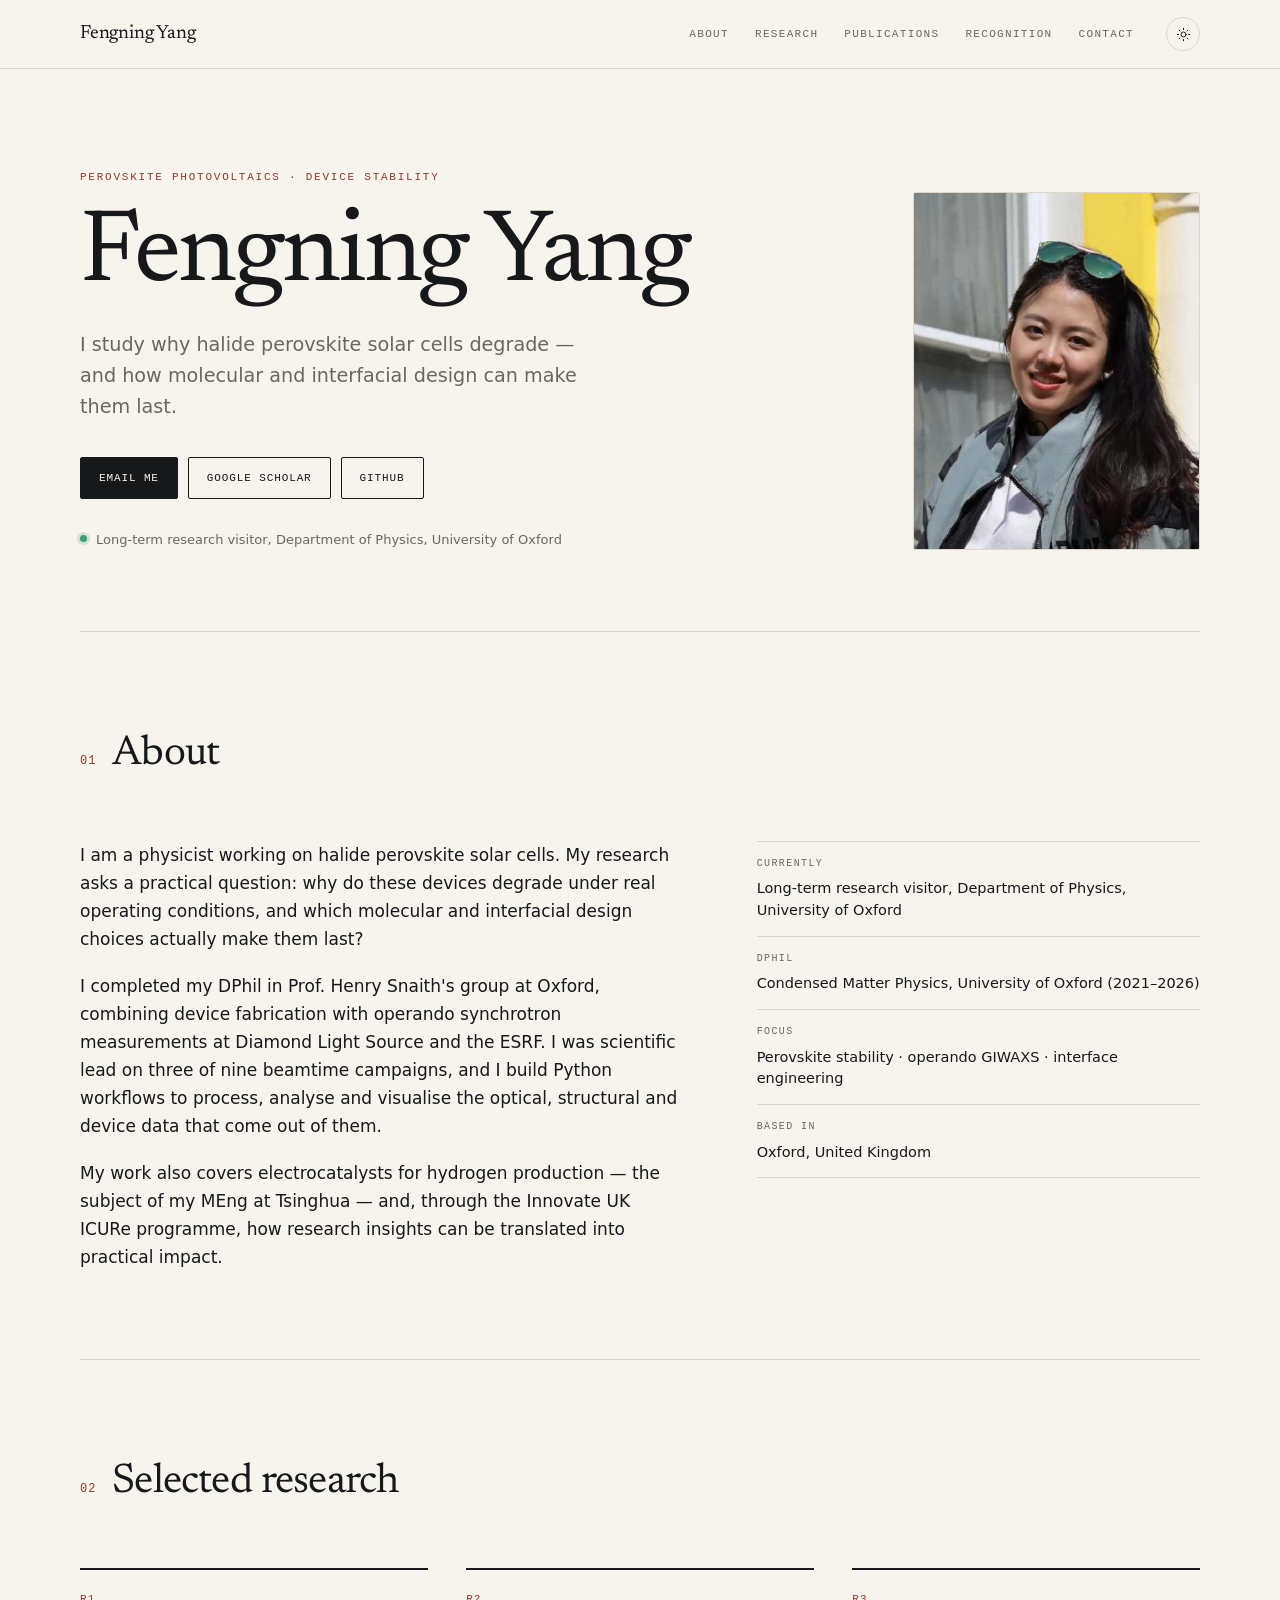
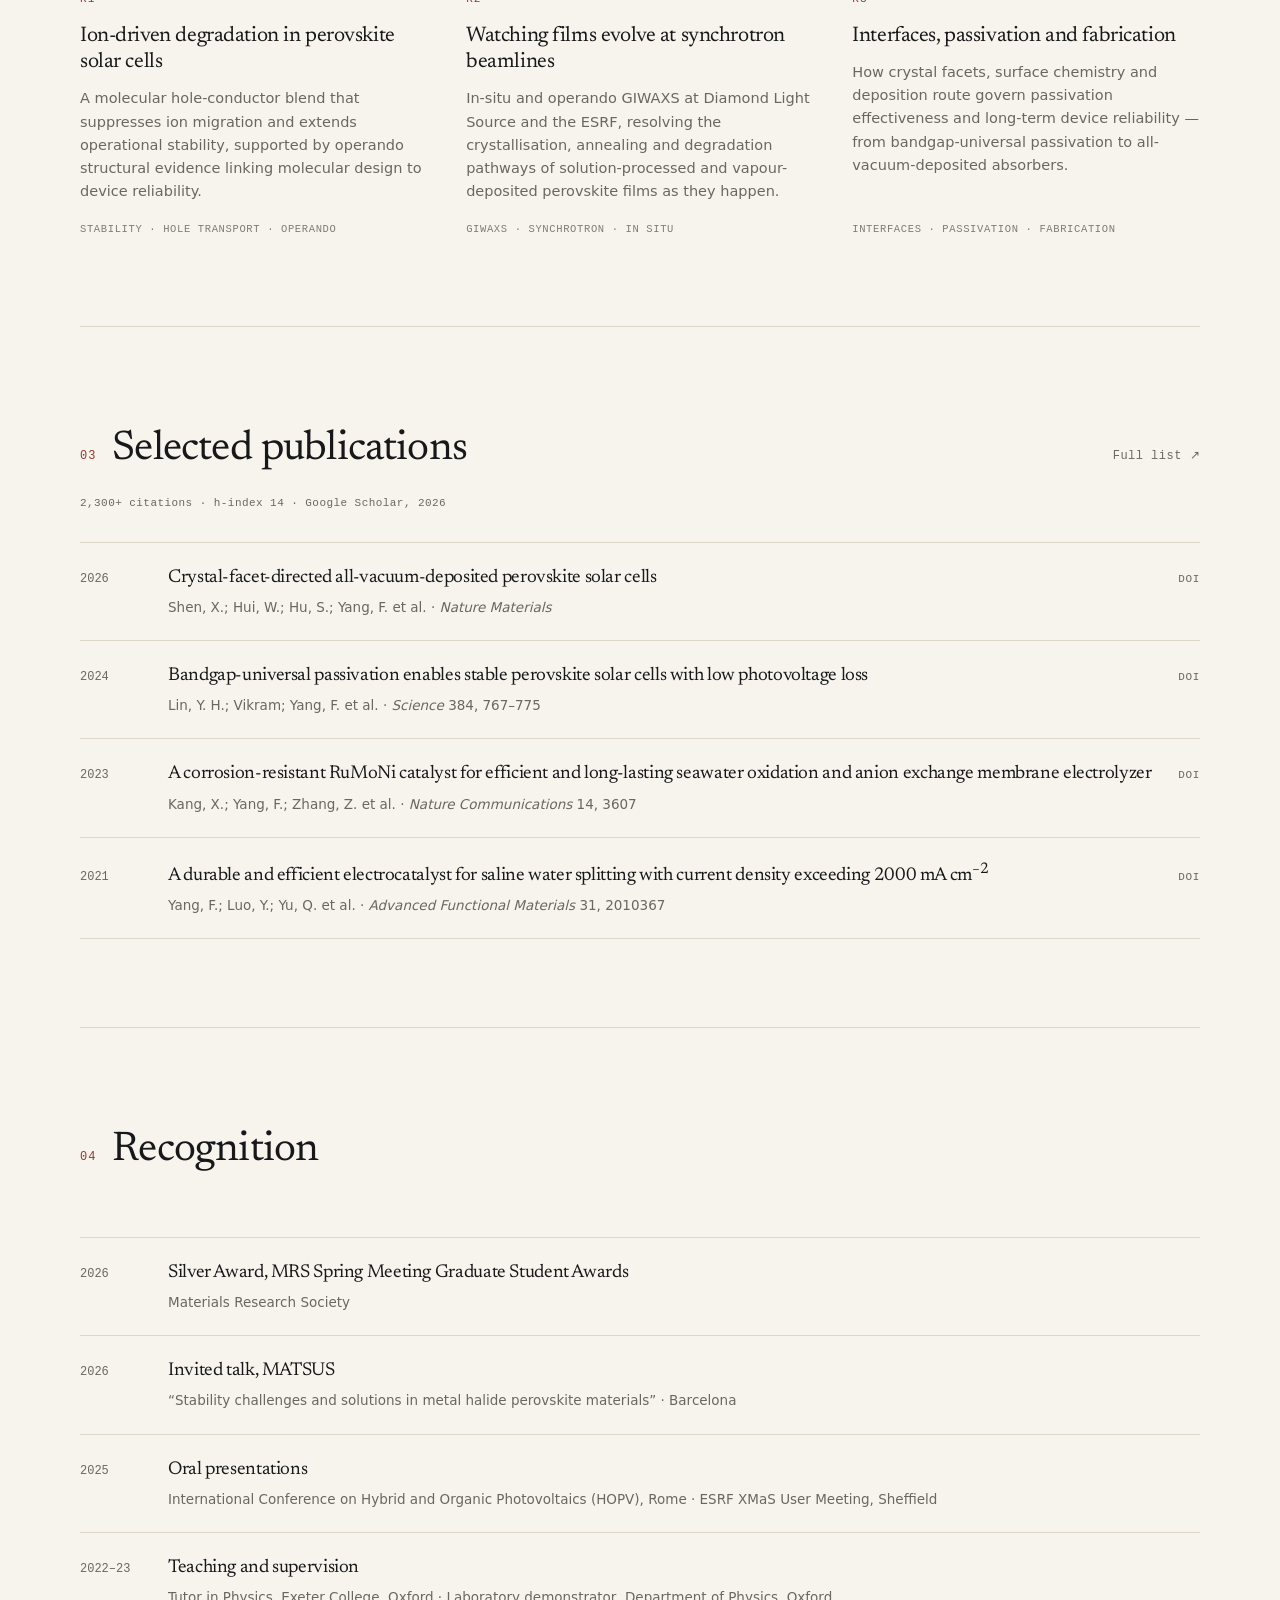
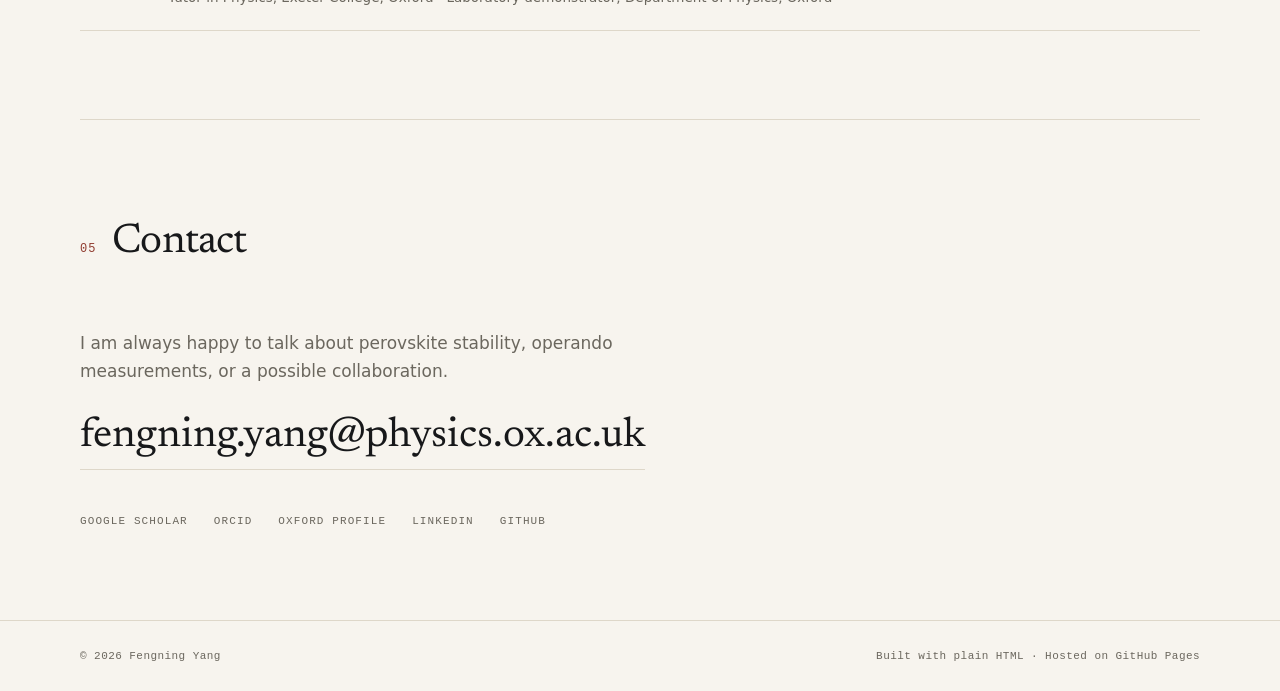
<file: index.html>
<!DOCTYPE html>
<html lang="en">
<head>
  <meta charset="utf-8">
  <meta name="viewport" content="width=device-width, initial-scale=1">
  <title>Fengning Yang — Perovskite Photovoltaics</title>
  <meta name="description" content="Fengning Yang is a physicist at the University of Oxford working on the stability, interfaces and degradation mechanisms of halide perovskite solar cells.">
  <meta name="author" content="Fengning Yang">
  <link rel="canonical" href="https://fengningy.github.io/">
  <meta name="theme-color" content="#f7f4ee" media="(prefers-color-scheme: light)">
  <meta name="theme-color" content="#121311" media="(prefers-color-scheme: dark)">
  <link rel="icon" href="assets/favicon.svg" type="image/svg+xml">
  <link rel="preload" href="assets/fonts/newsreader-400-latin.woff2" as="font" type="font/woff2" crossorigin>
  <link rel="stylesheet" href="styles.css">

  <meta property="og:type" content="website">
  <meta property="og:url" content="https://fengningy.github.io/">
  <meta property="og:title" content="Fengning Yang — Perovskite Photovoltaics">
  <meta property="og:description" content="Device stability, interfaces and operando characterisation of halide perovskite solar cells.">
  <meta property="og:image" content="https://fengningy.github.io/portrait.jpg">
  <meta name="twitter:card" content="summary">

  <script type="application/ld+json">
    {
      "@context": "https://schema.org",
      "@type": "Person",
      "name": "Fengning Yang",
      "url": "https://fengningy.github.io/",
      "jobTitle": "Research visitor, Department of Physics",
      "affiliation": { "@type": "Organization", "name": "University of Oxford" },
      "alumniOf": [
        { "@type": "Organization", "name": "University of Oxford" },
        { "@type": "Organization", "name": "Tsinghua University" }
      ],
      "sameAs": [
        "https://scholar.google.com/citations?user=07PmoDoAAAAJ&hl=en",
        "https://orcid.org/0000-0002-0648-3619",
        "https://www.physics.ox.ac.uk/our-people/yangf",
        "https://www.linkedin.com/in/fengningyang/",
        "https://github.com/FengningY"
      ]
    }
  </script>

  <!-- Set the stored theme before first paint to avoid a flash. -->
  <script>
    (function () {
      try {
        var saved = localStorage.getItem('theme');
        if (saved === 'dark' || saved === 'light') {
          document.documentElement.dataset.theme = saved;
        }
      } catch (e) { /* private mode */ }
    }());
  </script>
</head>

<body id="top">
  <a class="skip-link" href="#main">Skip to content</a>

  <header class="site-header">
    <div class="wrap header-inner">
      <a class="brand" href="#top">
        <span class="brand-full">Fengning Yang</span><span class="brand-short">FY</span>
      </a>

      <nav class="nav" aria-label="Primary">
        <a href="#about">About</a>
        <a href="#research">Research</a>
        <a href="#publications">Publications</a>
        <a href="#recognition">Recognition</a>
        <a href="#contact">Contact</a>
      </nav>

      <button class="theme-toggle" type="button" aria-label="Toggle colour theme" aria-pressed="false">
        <svg class="icon-sun" viewBox="0 0 24 24" aria-hidden="true">
          <circle cx="12" cy="12" r="4"></circle>
          <path d="M12 2v2M12 20v2M4.9 4.9l1.4 1.4M17.7 17.7l1.4 1.4M2 12h2M20 12h2M4.9 19.1l1.4-1.4M17.7 6.3l1.4-1.4"></path>
        </svg>
        <svg class="icon-moon" viewBox="0 0 24 24" aria-hidden="true">
          <path d="M21 12.8A9 9 0 1 1 11.2 3a7 7 0 0 0 9.8 9.8z"></path>
        </svg>
      </button>
    </div>
  </header>

  <main id="main">
    <!-- ===================== HERO ===================== -->
    <section class="hero wrap">
      <div class="hero-text">
        <p class="eyebrow">Perovskite photovoltaics · Device stability</p>
        <h1>Fengning Yang</h1>
        <p class="lede">
          I study why halide perovskite solar cells degrade — and how molecular
          and interfacial design can make them last.
        </p>

        <div class="actions">
          <a class="btn btn-solid" href="mailto:fengning.yang@physics.ox.ac.uk">Email me</a>
          <a class="btn" href="https://scholar.google.com/citations?user=07PmoDoAAAAJ&amp;hl=en" target="_blank" rel="noopener">Google Scholar</a>
          <a class="btn" href="https://github.com/FengningY" target="_blank" rel="noopener">GitHub</a>
        </div>

        <p class="availability">
          <span class="dot" aria-hidden="true"></span>
          Long-term research visitor, Department of Physics, University of Oxford
        </p>
      </div>

      <figure class="portrait">
        <span class="portrait-initials" aria-hidden="true">FY</span>
        <!-- Replace portrait.jpg with a recent headshot (4:5 crop). -->
        <img src="portrait.jpg" alt="Portrait of Fengning Yang" onerror="this.remove()">
      </figure>
    </section>

    <!-- ===================== ABOUT ===================== -->
    <section id="about" class="section wrap reveal">
      <div class="section-head">
        <span class="section-num">01</span>
        <h2>About</h2>
      </div>

      <div class="about-grid">
        <div class="prose">
          <p>
            I am a physicist working on halide perovskite solar cells. My research
            asks a practical question: why do these devices degrade under real
            operating conditions, and which molecular and interfacial design
            choices actually make them last?
          </p>
          <p>
            I completed my DPhil in Prof. Henry Snaith's group at Oxford, combining
            device fabrication with operando synchrotron measurements at Diamond
            Light Source and the ESRF. I was scientific lead on three of nine
            beamtime campaigns, and I build Python workflows to process, analyse
            and visualise the optical, structural and device data that come out of
            them.
          </p>
          <p>
            My work also covers electrocatalysts for hydrogen production — the
            subject of my MEng at Tsinghua — and, through the Innovate UK ICURe
            programme, how research insights can be translated into practical
            impact.
          </p>
        </div>

        <dl class="facts">
          <div>
            <dt>Currently</dt>
            <dd>Long-term research visitor, Department of Physics, University of Oxford</dd>
          </div>
          <div>
            <dt>DPhil</dt>
            <dd>Condensed Matter Physics, University of Oxford (2021–2026)</dd>
          </div>
          <div>
            <dt>Focus</dt>
            <dd>Perovskite stability · operando GIWAXS · interface engineering</dd>
          </div>
          <div>
            <dt>Based in</dt>
            <dd>Oxford, United Kingdom</dd>
          </div>
        </dl>
      </div>
    </section>

    <!-- ===================== RESEARCH ===================== -->
    <section id="research" class="section wrap reveal">
      <div class="section-head">
        <span class="section-num">02</span>
        <h2>Selected research</h2>
      </div>

      <div class="cards">
        <article class="card">
          <span class="card-num">R1</span>
          <h3>Ion-driven degradation in perovskite solar cells</h3>
          <p>
            A molecular hole-conductor blend that suppresses ion migration and
            extends operational stability, supported by operando structural
            evidence linking molecular design to device reliability.
          </p>
          <p class="tags">Stability · Hole transport · Operando</p>
        </article>

        <article class="card">
          <span class="card-num">R2</span>
          <h3>Watching films evolve at synchrotron beamlines</h3>
          <p>
            In-situ and operando GIWAXS at Diamond Light Source and the ESRF,
            resolving the crystallisation, annealing and degradation pathways of
            solution-processed and vapour-deposited perovskite films as they
            happen.
          </p>
          <p class="tags">GIWAXS · Synchrotron · In situ</p>
        </article>

        <article class="card">
          <span class="card-num">R3</span>
          <h3>Interfaces, passivation and fabrication</h3>
          <p>
            How crystal facets, surface chemistry and deposition route govern
            passivation effectiveness and long-term device reliability — from
            bandgap-universal passivation to all-vacuum-deposited absorbers.
          </p>
          <p class="tags">Interfaces · Passivation · Fabrication</p>
        </article>
      </div>
    </section>

    <!-- ===================== PUBLICATIONS ===================== -->
    <section id="publications" class="section wrap reveal">
      <div class="section-head compact">
        <span class="section-num">03</span>
        <h2>Selected publications</h2>
        <a class="section-link" href="https://scholar.google.com/citations?user=07PmoDoAAAAJ&amp;hl=en" target="_blank" rel="noopener">Full list ↗</a>
      </div>

      <p class="stats">2,300+ citations · h-index 14 · Google Scholar, 2026</p>

      <ol class="pubs">
        <li class="pub">
          <span class="pub-year">2026</span>
          <div class="pub-body">
            <h3>Crystal-facet-directed all-vacuum-deposited perovskite solar cells</h3>
            <p class="pub-meta">Shen, X.; Hui, W.; Hu, S.; Yang, F. et al. · <em>Nature Materials</em></p>
          </div>
          <div class="pub-links">
            <a href="https://doi.org/10.1038/s41563-026-02494-w" target="_blank" rel="noopener">DOI</a>
          </div>
        </li>

        <li class="pub">
          <span class="pub-year">2024</span>
          <div class="pub-body">
            <h3>Bandgap-universal passivation enables stable perovskite solar cells with low photovoltage loss</h3>
            <p class="pub-meta">Lin, Y. H.; Vikram; Yang, F. et al. · <em>Science</em> 384, 767–775</p>
          </div>
          <div class="pub-links">
            <a href="https://doi.org/10.1126/science.ado2302" target="_blank" rel="noopener">DOI</a>
          </div>
        </li>

        <li class="pub">
          <span class="pub-year">2023</span>
          <div class="pub-body">
            <h3>A corrosion-resistant RuMoNi catalyst for efficient and long-lasting seawater oxidation and anion exchange membrane electrolyzer</h3>
            <p class="pub-meta">Kang, X.; Yang, F.; Zhang, Z. et al. · <em>Nature Communications</em> 14, 3607</p>
          </div>
          <div class="pub-links">
            <a href="https://doi.org/10.1038/s41467-023-39386-5" target="_blank" rel="noopener">DOI</a>
          </div>
        </li>

        <li class="pub">
          <span class="pub-year">2021</span>
          <div class="pub-body">
            <h3>A durable and efficient electrocatalyst for saline water splitting with current density exceeding 2000 mA cm<sup>−2</sup></h3>
            <p class="pub-meta">Yang, F.; Luo, Y.; Yu, Q. et al. · <em>Advanced Functional Materials</em> 31, 2010367</p>
          </div>
          <div class="pub-links">
            <a href="https://doi.org/10.1002/adfm.202010367" target="_blank" rel="noopener">DOI</a>
          </div>
        </li>
      </ol>
    </section>

    <!-- ===================== RECOGNITION ===================== -->
    <section id="recognition" class="section wrap reveal">
      <div class="section-head">
        <span class="section-num">04</span>
        <h2>Recognition</h2>
      </div>

      <ol class="pubs">
        <li class="pub">
          <span class="pub-year">2026</span>
          <div class="pub-body">
            <h3>Silver Award, MRS Spring Meeting Graduate Student Awards</h3>
            <p class="pub-meta">Materials Research Society</p>
          </div>
        </li>

        <li class="pub">
          <span class="pub-year">2026</span>
          <div class="pub-body">
            <h3>Invited talk, MATSUS</h3>
            <p class="pub-meta">“Stability challenges and solutions in metal halide perovskite materials” · Barcelona</p>
          </div>
        </li>

        <li class="pub">
          <span class="pub-year">2025</span>
          <div class="pub-body">
            <h3>Oral presentations</h3>
            <p class="pub-meta">International Conference on Hybrid and Organic Photovoltaics (HOPV), Rome · ESRF XMaS User Meeting, Sheffield</p>
          </div>
        </li>

        <li class="pub">
          <span class="pub-year">2022–23</span>
          <div class="pub-body">
            <h3>Teaching and supervision</h3>
            <p class="pub-meta">Tutor in Physics, Exeter College, Oxford · Laboratory demonstrator, Department of Physics, Oxford</p>
          </div>
        </li>
      </ol>
    </section>

    <!-- ===================== CONTACT ===================== -->
    <section id="contact" class="section wrap reveal">
      <div class="section-head">
        <span class="section-num">05</span>
        <h2>Contact</h2>
      </div>

      <p class="contact-lede">
        I am always happy to talk about perovskite stability, operando
        measurements, or a possible collaboration.
      </p>

      <a class="email" href="mailto:fengning.yang@physics.ox.ac.uk">fengning.yang@physics.ox.ac.uk</a>

      <ul class="social">
        <li><a href="https://scholar.google.com/citations?user=07PmoDoAAAAJ&amp;hl=en" target="_blank" rel="noopener">Google Scholar</a></li>
        <li><a href="https://orcid.org/0000-0002-0648-3619" target="_blank" rel="noopener">ORCID</a></li>
        <li><a href="https://www.physics.ox.ac.uk/our-people/yangf" target="_blank" rel="noopener">Oxford profile</a></li>
        <li><a href="https://www.linkedin.com/in/fengningyang/" target="_blank" rel="noopener">LinkedIn</a></li>
        <li><a href="https://github.com/FengningY" target="_blank" rel="noopener">GitHub</a></li>
      </ul>
    </section>
  </main>

  <footer class="site-footer">
    <div class="wrap footer-inner">
      <span>© <span id="year">2026</span> Fengning Yang</span>
      <span>Built with plain HTML · Hosted on GitHub Pages</span>
    </div>
  </footer>

  <script src="script.js"></script>
</body>
</html>
</file>
<file: styles.css>
/* ==========================================================================
   Fengning Yang — personal site
   Plain CSS, no build step, no external dependencies.
   ========================================================================== */

@font-face {
  font-family: "Newsreader";
  font-style: normal;
  font-weight: 400;
  font-display: swap;
  src: url("assets/fonts/newsreader-400-latin.woff2") format("woff2");
  unicode-range: U+0000-00FF, U+0131, U+0152-0153, U+02BB-02BC, U+02C6, U+02DA,
    U+02DC, U+0304, U+0308, U+0329, U+2000-206F, U+20AC, U+2122, U+2191, U+2193,
    U+2212, U+2215, U+FEFF, U+FFFD;
}

:root {
  --bg: #f7f4ee;
  --bg-2: #fffdf8;
  --ink: #17181a;
  --muted: #6b675e;
  --line: #ded7c9;
  --accent: #8f3a2e;
  --mark: rgba(143, 58, 46, 0.09);

  --serif: "Newsreader", "Iowan Old Style", "Palatino Linotype", Palatino,
           "Book Antiqua", Georgia, "Times New Roman", serif;
  --sans: ui-sans-serif, system-ui, -apple-system, "Segoe UI", Roboto,
          "Helvetica Neue", Arial, "Noto Sans", sans-serif;
  --mono: ui-monospace, SFMono-Regular, "SF Mono", Menlo, Consolas,
          "Liberation Mono", monospace;

  --wrap: 1120px;
  --radius: 2px;
}

/* Dark palette: either explicit (toggle) or system preference with no override. */
:root[data-theme="dark"] {
  --bg: #121311;
  --bg-2: #191b17;
  --ink: #ece7db;
  --muted: #a29c8e;
  --line: #2e302a;
  --accent: #e69a8d;
  --mark: rgba(230, 154, 141, 0.10);
}

@media (prefers-color-scheme: dark) {
  :root:not([data-theme="light"]) {
    --bg: #121311;
    --bg-2: #191b17;
    --ink: #ece7db;
    --muted: #a29c8e;
    --line: #2e302a;
    --accent: #e69a8d;
    --mark: rgba(230, 154, 141, 0.10);
  }
}

/* --------------------------------------------------------------------------
   Base
   -------------------------------------------------------------------------- */

*,
*::before,
*::after { box-sizing: border-box; }

html {
  scroll-behavior: smooth;
  -webkit-text-size-adjust: 100%;
}

body {
  margin: 0;
  background-color: var(--bg);
  background-image: radial-gradient(900px 520px at 88% -12%, var(--mark), transparent 70%);
  background-repeat: no-repeat;
  color: var(--ink);
  font-family: var(--sans);
  font-size: 17px;
  line-height: 1.65;
  -webkit-font-smoothing: antialiased;
  text-rendering: optimizeLegibility;
}

h1, h2, h3 {
  font-family: var(--serif);
  font-weight: 400;
  letter-spacing: -0.02em;
  margin: 0;
}

p { margin: 0; }

a {
  color: inherit;
  text-decoration-thickness: 1px;
  text-underline-offset: 3px;
}

img { max-width: 100%; display: block; }

::selection {
  background: var(--accent);
  color: var(--bg);
}

:focus-visible {
  outline: 2px solid var(--accent);
  outline-offset: 3px;
}

.wrap {
  width: min(100% - 2 * clamp(20px, 5vw, 48px), var(--wrap));
  margin-inline: auto;
}

.skip-link {
  position: absolute;
  top: -100px;
  left: 16px;
  z-index: 100;
  padding: 10px 16px;
  background: var(--ink);
  color: var(--bg);
  font: 600 13px/1 var(--sans);
  text-decoration: none;
  transition: top .2s ease;
}
.skip-link:focus { top: 12px; }

/* --------------------------------------------------------------------------
   Header
   -------------------------------------------------------------------------- */

.site-header {
  position: sticky;
  top: 0;
  z-index: 50;
  border-bottom: 1px solid var(--line);
  background: var(--bg);
  background: color-mix(in srgb, var(--bg) 86%, transparent);
  backdrop-filter: blur(10px);
  -webkit-backdrop-filter: blur(10px);
}

.header-inner {
  display: flex;
  align-items: center;
  gap: 32px;
  height: 68px;
}

.brand {
  font-family: var(--serif);
  font-size: 19px;
  letter-spacing: -0.01em;
  text-decoration: none;
  white-space: nowrap;
}

.brand-short { display: none; }

.nav {
  margin-left: auto;
  display: flex;
  gap: 26px;
}

.nav a {
  font-family: var(--mono);
  font-size: 11px;
  letter-spacing: 0.12em;
  text-transform: uppercase;
  text-decoration: none;
  color: var(--muted);
  transition: color .18s ease;
}

.nav a:hover { color: var(--accent); }

.theme-toggle {
  display: grid;
  place-items: center;
  width: 34px;
  height: 34px;
  padding: 0;
  border: 1px solid var(--line);
  border-radius: 50%;
  background: transparent;
  color: var(--ink);
  cursor: pointer;
  transition: border-color .18s ease, color .18s ease;
}

.theme-toggle:hover { border-color: var(--accent); color: var(--accent); }

.theme-toggle svg {
  width: 15px;
  height: 15px;
  fill: none;
  stroke: currentColor;
  stroke-width: 1.6;
  stroke-linecap: round;
  stroke-linejoin: round;
}

.theme-toggle .icon-moon { display: none; }
:root[data-theme="dark"] .theme-toggle .icon-sun { display: none; }
:root[data-theme="dark"] .theme-toggle .icon-moon { display: block; }

@media (prefers-color-scheme: dark) {
  :root:not([data-theme="light"]) .theme-toggle .icon-sun { display: none; }
  :root:not([data-theme="light"]) .theme-toggle .icon-moon { display: block; }
}

/* --------------------------------------------------------------------------
   Hero
   -------------------------------------------------------------------------- */

.hero {
  display: grid;
  grid-template-columns: minmax(0, 1.45fr) minmax(0, 0.55fr);
  gap: clamp(40px, 6vw, 80px);
  align-items: end;
  padding-block: clamp(64px, 11vh, 120px) clamp(56px, 9vh, 96px);
}

.eyebrow {
  font-family: var(--mono);
  font-size: 11px;
  letter-spacing: 0.16em;
  text-transform: uppercase;
  color: var(--accent);
  margin-bottom: 22px;
}

h1 {
  font-size: clamp(3.2rem, 9vw, 6.4rem);
  line-height: 0.94;
  letter-spacing: -0.03em;
  margin-bottom: 26px;
}

.lede {
  max-width: 42ch;
  font-size: clamp(1.05rem, 1.6vw, 1.2rem);
  line-height: 1.6;
  color: var(--muted);
}

.actions {
  display: flex;
  flex-wrap: wrap;
  gap: 10px;
  margin-top: 34px;
}

.btn {
  display: inline-flex;
  align-items: center;
  justify-content: center;
  padding: 11px 18px;
  border: 1px solid var(--ink);
  border-radius: var(--radius);
  font-family: var(--mono);
  font-size: 11px;
  letter-spacing: 0.08em;
  text-transform: uppercase;
  text-decoration: none;
  transition: background .18s ease, color .18s ease, border-color .18s ease;
}

.btn:hover { background: var(--mark); }

.btn-solid {
  background: var(--ink);
  color: var(--bg);
}
.btn-solid:hover { background: var(--accent); border-color: var(--accent); color: var(--bg); }

.availability {
  display: flex;
  align-items: flex-start;
  gap: 9px;
  margin-top: 30px;
  font-size: 13px;
  color: var(--muted);
}

.dot {
  width: 7px;
  height: 7px;
  border-radius: 50%;
  background: #3f9d6d;
  box-shadow: 0 0 0 3px color-mix(in srgb, #3f9d6d 20%, transparent);
  flex: none;
  margin-top: 0.52em;
}

.portrait {
  position: relative;
  margin: 0;
  width: 100%;
  max-width: 300px;
  justify-self: end;
  aspect-ratio: 4 / 5;
  overflow: hidden;
  border: 1px solid var(--line);
  background: var(--bg-2);
  border-radius: var(--radius);
  display: grid;
  place-items: center;
}

.portrait-initials {
  font-family: var(--serif);
  font-size: clamp(3rem, 6vw, 4.5rem);
  color: var(--accent);
  opacity: 0.55;
  letter-spacing: 0.02em;
}

.portrait img {
  position: absolute;
  inset: 0;
  width: 100%;
  height: 100%;
  object-fit: cover;
  filter: grayscale(12%);
}

/* --------------------------------------------------------------------------
   Sections
   -------------------------------------------------------------------------- */

.section {
  padding-block: clamp(56px, 8vw, 88px);
  border-top: 1px solid var(--line);
  scroll-margin-top: 84px;
}

.section-head {
  display: flex;
  align-items: baseline;
  gap: 16px;
  margin-bottom: clamp(32px, 5vw, 52px);
}

.section-num {
  font-family: var(--mono);
  font-size: 12px;
  color: var(--accent);
  letter-spacing: 0.08em;
}

h2 {
  font-size: clamp(1.9rem, 3.4vw, 2.6rem);
}

.section-link {
  margin-left: auto;
  font-family: var(--mono);
  font-size: 12px;
  letter-spacing: 0.04em;
  color: var(--muted);
  text-decoration: none;
  white-space: nowrap;
}
.section-link:hover { color: var(--accent); }

.section-head.compact { margin-bottom: 10px; }

.stats {
  margin: 0 0 30px;
  font-family: var(--mono);
  font-size: 11px;
  letter-spacing: 0.04em;
  color: var(--muted);
}

/* About ------------------------------------------------------------------ */

.about-grid {
  display: grid;
  grid-template-columns: minmax(0, 1.15fr) minmax(0, 0.85fr);
  gap: clamp(36px, 6vw, 80px);
}

.prose p + p { margin-top: 1.1em; }

.prose p {
  max-width: 60ch;
  color: var(--ink);
}

.facts {
  margin: 0;
  display: grid;
  gap: 0;
  align-content: start;
}

.facts > div {
  padding-block: 14px;
  border-top: 1px solid var(--line);
}
.facts > div:last-child { border-bottom: 1px solid var(--line); }

.facts dt {
  font-family: var(--mono);
  font-size: 10px;
  letter-spacing: 0.14em;
  text-transform: uppercase;
  color: var(--muted);
  margin-bottom: 6px;
}

.facts dd {
  margin: 0;
  font-size: 14.5px;
  line-height: 1.5;
}

/* Research cards --------------------------------------------------------- */

.cards {
  display: grid;
  grid-template-columns: repeat(3, minmax(0, 1fr));
  gap: clamp(24px, 3vw, 40px);
}

.card {
  display: flex;
  flex-direction: column;
  padding-top: 20px;
  border-top: 2px solid var(--ink);
  transition: transform .25s ease, border-color .25s ease;
}

.card:hover {
  transform: translateY(-3px);
  border-color: var(--accent);
}

.card-num {
  font-family: var(--mono);
  font-size: 11px;
  letter-spacing: 0.1em;
  color: var(--accent);
}

.card h3 {
  font-size: 1.32rem;
  line-height: 1.25;
  margin: 14px 0 12px;
}

.card p {
  font-size: 14.5px;
  line-height: 1.6;
  color: var(--muted);
}

.card .tags {
  margin-top: auto;
  padding-top: 18px;
  font-family: var(--mono);
  font-size: 10.5px;
  letter-spacing: 0.06em;
  text-transform: uppercase;
  color: var(--muted);
  opacity: 0.85;
}

/* Publications ----------------------------------------------------------- */

.pubs {
  list-style: none;
  margin: 0;
  padding: 0;
}

.pub {
  display: grid;
  grid-template-columns: 64px minmax(0, 1fr) auto;
  gap: 24px;
  align-items: baseline;
  padding-block: 22px;
  border-top: 1px solid var(--line);
}
.pub:last-child { border-bottom: 1px solid var(--line); }

.pub-year {
  font-family: var(--mono);
  font-size: 12px;
  color: var(--muted);
}

.pub-body h3 {
  font-size: 1.16rem;
  line-height: 1.35;
}

.pub-meta {
  margin-top: 6px;
  font-size: 13.5px;
  color: var(--muted);
}

.pub-links {
  display: flex;
  gap: 14px;
  font-family: var(--mono);
  font-size: 11px;
  letter-spacing: 0.06em;
  text-transform: uppercase;
}

.pub-links a {
  color: var(--muted);
  text-decoration: none;
  border-bottom: 1px solid transparent;
  transition: color .18s ease, border-color .18s ease;
}
.pub-links a:hover { color: var(--accent); border-color: var(--accent); }

/* Contact ---------------------------------------------------------------- */

.contact-lede {
  max-width: 52ch;
  color: var(--muted);
  margin-bottom: 28px;
}

.email {
  display: inline-block;
  font-family: var(--serif);
  font-size: clamp(1.15rem, 3.4vw, 2.6rem);
  line-height: 1.15;
  overflow-wrap: anywhere;
  text-decoration: none;
  border-bottom: 1px solid var(--line);
  padding-bottom: 8px;
  transition: color .2s ease, border-color .2s ease;
}

.email:hover { color: var(--accent); border-color: var(--accent); }

.social {
  display: flex;
  flex-wrap: wrap;
  gap: 8px 26px;
  list-style: none;
  margin: 34px 0 0;
  padding: 0;
}

.social a {
  font-family: var(--mono);
  font-size: 11px;
  letter-spacing: 0.1em;
  text-transform: uppercase;
  text-decoration: none;
  color: var(--muted);
  transition: color .18s ease;
}
.social a:hover { color: var(--accent); }

/* --------------------------------------------------------------------------
   Footer
   -------------------------------------------------------------------------- */

.site-footer {
  border-top: 1px solid var(--line);
  padding-block: 26px;
}

.footer-inner {
  display: flex;
  flex-wrap: wrap;
  gap: 8px 24px;
  justify-content: space-between;
  font-family: var(--mono);
  font-size: 11px;
  letter-spacing: 0.04em;
  color: var(--muted);
}

/* --------------------------------------------------------------------------
   Scroll reveal
   -------------------------------------------------------------------------- */

/* The hidden state is added by script.js, so the page still reads fine with
   JavaScript disabled or if the script fails to load. */
.will-reveal {
  opacity: 0;
  transform: translateY(14px);
  transition: opacity .7s cubic-bezier(.2, .6, .2, 1),
              transform .7s cubic-bezier(.2, .6, .2, 1);
}

.will-reveal.is-visible {
  opacity: 1;
  transform: none;
}

/* --------------------------------------------------------------------------
   Responsive
   -------------------------------------------------------------------------- */

@media (max-width: 880px) {
  .hero {
    grid-template-columns: 1fr;
    align-items: start;
    gap: 44px;
  }

  .portrait {
    order: -1;
    width: 148px;
    max-width: none;
    justify-self: start;
  }

  h1 { font-size: clamp(2.9rem, 12vw, 4.6rem); }

  .about-grid { grid-template-columns: 1fr; }

  .cards { grid-template-columns: 1fr; }
  .card { padding-top: 18px; }

  .pub {
    grid-template-columns: 48px minmax(0, 1fr);
    gap: 16px;
  }

  .pub-links {
    grid-column: 2;
    margin-top: 4px;
  }
}

@media (max-width: 620px) {
  body { font-size: 16px; }

  .header-inner { height: 60px; gap: 12px; }

  .brand { font-size: 17px; }

  .nav { gap: 12px; }
  .nav a { font-size: 10px; letter-spacing: 0.08em; }
  .nav a:nth-child(4) { display: none; } /* hide "Recognition" on small screens */

  .lede { max-width: none; }

  .actions { gap: 8px; }
  .btn { flex: 1 1 auto; }

  .section-head { flex-wrap: wrap; }
  .section-link { margin-left: 0; }
}

@media (max-width: 480px) {
  .brand-full { display: none; }
  .brand-short { display: inline; }
}

@media (max-width: 380px) {
  .nav a:nth-child(1) { display: none; } /* About; keeps the header on one line */
}

/* --------------------------------------------------------------------------
   Motion & print
   -------------------------------------------------------------------------- */

@media (prefers-reduced-motion: reduce) {
  html { scroll-behavior: auto; }
  .will-reveal { opacity: 1; transform: none; transition: none; }
  * { transition-duration: 0.01ms !important; animation-duration: 0.01ms !important; }
}

@media print {
  .site-header,
  .theme-toggle,
  .actions,
  .social,
  .site-footer { display: none; }

  body {
    background: #fff;
    color: #000;
    font-size: 11pt;
  }

  .section { border-color: #ccc; page-break-inside: avoid; }
  .card, .pub { border-color: #ccc; }
  .portrait { display: none; }
  a { text-decoration: none; }
}

/* 404 ------------------------------------------------------------------ */

.notfound {
  min-height: 100vh;
  display: grid;
  align-content: center;
  gap: 20px;
  padding-block: 80px;
}

.notfound h1 { font-size: clamp(2.6rem, 8vw, 4.6rem); }

.notfound .lede { max-width: 44ch; }
</file>
